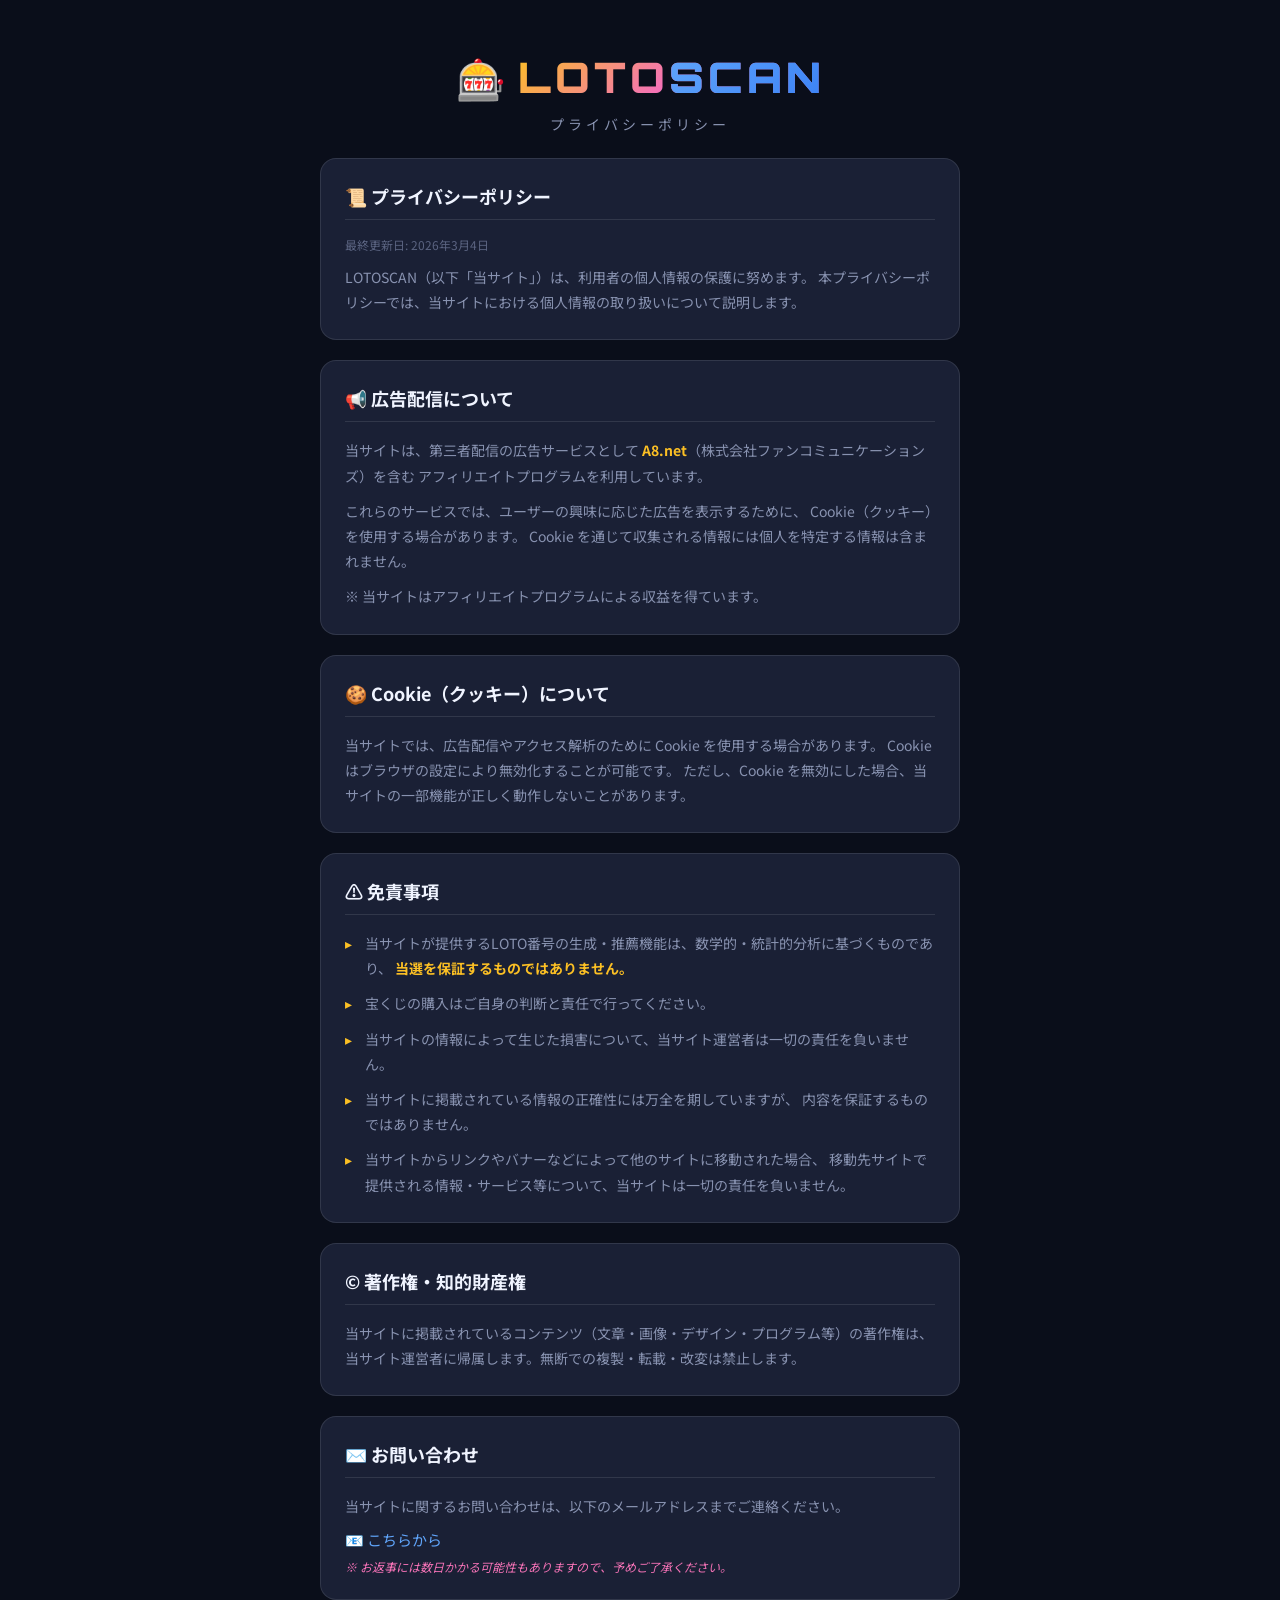
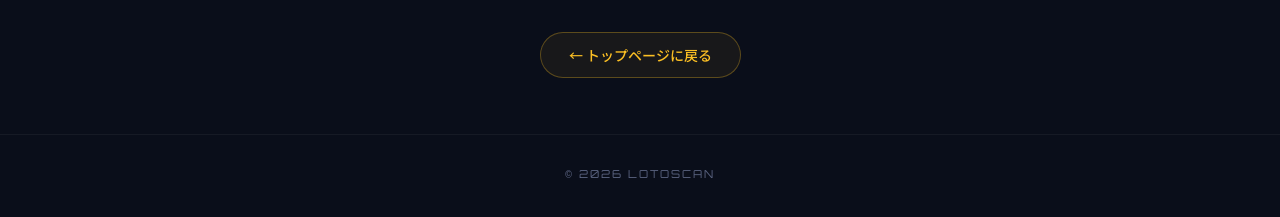
<file: privacy-policy.html>
<!DOCTYPE html>
<html lang="ja">

<head>
    <meta charset="UTF-8">
    <meta name="viewport" content="width=device-width, initial-scale=1.0">
    <title>プライバシーポリシー | LOTOSCAN</title>
    <meta name="description" content="LOTOSCANのプライバシーポリシー・免責事項・お問い合わせ先について">
    <link rel="preconnect" href="https://fonts.googleapis.com">
    <link rel="preconnect" href="https://fonts.gstatic.com" crossorigin>
    <link
        href="https://fonts.googleapis.com/css2?family=Noto+Sans+JP:wght@400;500;700;900&family=Orbitron:wght@700;900&display=swap"
        rel="stylesheet">
    <link rel="stylesheet" href="style.css">
</head>

<body>
    <div class="bg-particles" id="particles"></div>

    <header class="header">
        <div class="logo">
            <span class="logo-icon">🎰</span>
            <h1>LOTO<span class="logo-scan">SCAN</span></h1>
        </div>
        <p class="subtitle">プライバシーポリシー</p>
    </header>

    <main class="main-content policy-content">

        <div class="policy-card">
            <h2 class="policy-heading">📜 プライバシーポリシー</h2>
            <p class="policy-update">最終更新日: 2026年3月4日</p>
            <p class="policy-text">
                LOTOSCAN（以下「当サイト」）は、利用者の個人情報の保護に努めます。
                本プライバシーポリシーでは、当サイトにおける個人情報の取り扱いについて説明します。
            </p>
        </div>

        <div class="policy-card">
            <h2 class="policy-heading">📢 広告配信について</h2>
            <p class="policy-text">
                当サイトは、第三者配信の広告サービスとして
                <strong>A8.net</strong>（株式会社ファンコミュニケーションズ）を含む
                アフィリエイトプログラムを利用しています。
            </p>
            <p class="policy-text">
                これらのサービスでは、ユーザーの興味に応じた広告を表示するために、
                Cookie（クッキー）を使用する場合があります。
                Cookie を通じて収集される情報には個人を特定する情報は含まれません。
            </p>
            <p class="policy-text">
                ※ 当サイトはアフィリエイトプログラムによる収益を得ています。
            </p>
        </div>

        <div class="policy-card">
            <h2 class="policy-heading">🍪 Cookie（クッキー）について</h2>
            <p class="policy-text">
                当サイトでは、広告配信やアクセス解析のために Cookie を使用する場合があります。
                Cookie はブラウザの設定により無効化することが可能です。
                ただし、Cookie を無効にした場合、当サイトの一部機能が正しく動作しないことがあります。
            </p>
        </div>

        <div class="policy-card" id="disclaimer">
            <h2 class="policy-heading">⚠️ 免責事項</h2>
            <ul class="policy-list">
                <li>当サイトが提供するLOTO番号の生成・推薦機能は、数学的・統計的分析に基づくものであり、
                    <strong>当選を保証するものではありません。</strong>
                </li>
                <li>宝くじの購入はご自身の判断と責任で行ってください。</li>
                <li>当サイトの情報によって生じた損害について、当サイト運営者は一切の責任を負いません。</li>
                <li>当サイトに掲載されている情報の正確性には万全を期していますが、
                    内容を保証するものではありません。</li>
                <li>当サイトからリンクやバナーなどによって他のサイトに移動された場合、
                    移動先サイトで提供される情報・サービス等について、当サイトは一切の責任を負いません。</li>
            </ul>
        </div>

        <div class="policy-card">
            <h2 class="policy-heading">©️ 著作権・知的財産権</h2>
            <p class="policy-text">
                当サイトに掲載されているコンテンツ（文章・画像・デザイン・プログラム等）の著作権は、
                当サイト運営者に帰属します。無断での複製・転載・改変は禁止します。
            </p>
        </div>

        <div class="policy-card">
            <h2 class="policy-heading">✉️ お問い合わせ</h2>
            <p class="policy-text">
                当サイトに関するお問い合わせは、以下のメールアドレスまでご連絡ください。
            </p>
            <p class="policy-contact">
                📧 <a href="mailto:bwsn0te1016@gmail.com">こちらから</a>
            </p>
            <p class="policy-note">※ お返事には数日かかる可能性もありますので、予めご了承ください。</p>
        </div>

        <div class="policy-back">
            <a href="index.html" class="back-link">← トップページに戻る</a>
        </div>
    </main>

    <footer class="footer">
        <p class="copyright">© 2026 LOTOSCAN</p>
    </footer>

    <script>
        // Particle animation for policy page
        const particlesContainer = document.getElementById('particles');
        function createParticle() {
            const particle = document.createElement('div');
            particle.className = 'particle';
            const size = Math.random() * 4 + 2;
            const colors = ['#fbbf24', '#60a5fa', '#a78bfa', '#22d3ee', '#f472b6'];
            particle.style.width = size + 'px';
            particle.style.height = size + 'px';
            particle.style.left = Math.random() * 100 + '%';
            particle.style.background = colors[Math.floor(Math.random() * colors.length)];
            particle.style.animationDuration = (Math.random() * 10 + 8) + 's';
            particle.style.animationDelay = (Math.random() * 5) + 's';
            particlesContainer.appendChild(particle);
        }
        for (let i = 0; i < 30; i++) createParticle();
    </script>
</body>

</html>
</file>
<file: style.css>
/* ===================================
   LOTOSCAN - Design System & Styles
   =================================== */

/* --- CSS Variables --- */
:root {
  --bg-primary: #0a0e1a;
  --bg-secondary: #111827;
  --bg-card: #1a2035;
  --bg-card-hover: #1f2847;
  --surface: rgba(255, 255, 255, 0.05);
  --surface-strong: rgba(255, 255, 255, 0.1);

  --text-primary: #f0f4ff;
  --text-secondary: #8892b0;
  --text-muted: #5a6380;

  --accent-gold: #fbbf24;
  --accent-gold-dark: #d69e2e;
  --accent-blue: #60a5fa;
  --accent-purple: #a78bfa;
  --accent-cyan: #22d3ee;
  --accent-pink: #f472b6;

  --gradient-gold: linear-gradient(135deg, #fbbf24 0%, #f59e0b 50%, #d69e2e 100%);
  --gradient-blue: linear-gradient(135deg, #60a5fa 0%, #3b82f6 100%);
  --gradient-hero: linear-gradient(135deg, #fbbf24 0%, #f472b6 50%, #a78bfa 100%);
  --gradient-loto6: linear-gradient(135deg, #f59e0b 0%, #ef4444 100%);
  --gradient-loto7: linear-gradient(135deg, #3b82f6 0%, #8b5cf6 100%);

  --shadow-sm: 0 2px 8px rgba(0, 0, 0, 0.3);
  --shadow-md: 0 4px 16px rgba(0, 0, 0, 0.4);
  --shadow-lg: 0 8px 32px rgba(0, 0, 0, 0.5);
  --shadow-glow-gold: 0 0 20px rgba(251, 191, 36, 0.3);
  --shadow-glow-blue: 0 0 20px rgba(96, 165, 250, 0.3);

  --radius-sm: 8px;
  --radius-md: 12px;
  --radius-lg: 16px;
  --radius-xl: 24px;
  --radius-full: 9999px;

  --font-sans: 'Noto Sans JP', -apple-system, sans-serif;
  --font-display: 'Orbitron', monospace;

  --transition-fast: 150ms ease;
  --transition-base: 250ms ease;
  --transition-slow: 400ms ease;
}

/* --- Reset & Base --- */
*,
*::before,
*::after {
  margin: 0;
  padding: 0;
  box-sizing: border-box;
}

html {
  scroll-behavior: smooth;
}

body {
  font-family: var(--font-sans);
  background: var(--bg-primary);
  color: var(--text-primary);
  min-height: 100vh;
  overflow-x: hidden;
  position: relative;
}

/* --- Background Particles --- */
.bg-particles {
  position: fixed;
  top: 0;
  left: 0;
  width: 100%;
  height: 100%;
  pointer-events: none;
  z-index: 0;
  overflow: hidden;
}

.particle {
  position: absolute;
  border-radius: 50%;
  opacity: 0;
  animation: float-particle linear infinite;
}

@keyframes float-particle {
  0% {
    opacity: 0;
    transform: translateY(100vh) scale(0);
  }

  10% {
    opacity: 0.6;
  }

  90% {
    opacity: 0.6;
  }

  100% {
    opacity: 0;
    transform: translateY(-10vh) scale(1);
  }
}

/* --- Header --- */
.header {
  text-align: center;
  padding: 48px 20px 24px;
  position: relative;
  z-index: 1;
}

.logo {
  display: flex;
  align-items: center;
  justify-content: center;
  gap: 12px;
  margin-bottom: 8px;
}

.logo-icon {
  font-size: 40px;
  animation: pulse-icon 2s ease-in-out infinite;
}

@keyframes pulse-icon {

  0%,
  100% {
    transform: scale(1);
  }

  50% {
    transform: scale(1.1);
  }
}

.logo h1 {
  font-family: var(--font-display);
  font-size: 42px;
  font-weight: 900;
  background: var(--gradient-hero);
  -webkit-background-clip: text;
  -webkit-text-fill-color: transparent;
  background-clip: text;
  letter-spacing: 4px;
}

.logo-scan {
  background: var(--gradient-blue);
  -webkit-background-clip: text;
  -webkit-text-fill-color: transparent;
  background-clip: text;
}

.subtitle {
  font-size: 14px;
  color: var(--text-secondary);
  letter-spacing: 4px;
  text-transform: uppercase;
}

/* --- Main Content --- */
.main-content {
  max-width: 720px;
  margin: 0 auto;
  padding: 0 20px 40px;
  position: relative;
  z-index: 1;
}

/* --- Game Selector --- */
.game-selector {
  display: grid;
  grid-template-columns: 1fr 1fr;
  gap: 12px;
  margin-bottom: 24px;
}

.game-tab {
  background: var(--bg-card);
  border: 2px solid transparent;
  border-radius: var(--radius-lg);
  padding: 20px 16px;
  cursor: pointer;
  text-align: center;
  transition: all var(--transition-base);
  position: relative;
  overflow: hidden;
  font-family: var(--font-sans);
}

.game-tab::before {
  content: '';
  position: absolute;
  inset: 0;
  opacity: 0;
  transition: opacity var(--transition-base);
  border-radius: var(--radius-lg);
}

.game-tab[data-game="loto6"]::before {
  background: var(--gradient-loto6);
}

.game-tab[data-game="loto7"]::before {
  background: var(--gradient-loto7);
}

.game-tab:hover {
  transform: translateY(-2px);
  box-shadow: var(--shadow-md);
}

.game-tab.active {
  border-color: transparent;
}

.game-tab[data-game="loto6"].active {
  border-color: #f59e0b;
  box-shadow: var(--shadow-glow-gold);
}

.game-tab[data-game="loto7"].active {
  border-color: #3b82f6;
  box-shadow: var(--shadow-glow-blue);
}

.game-tab.active::before {
  opacity: 0.15;
}

.tab-label {
  display: block;
  font-family: var(--font-display);
  font-size: 24px;
  font-weight: 700;
  color: var(--text-primary);
  margin-bottom: 4px;
}

.game-tab[data-game="loto6"].active .tab-label {
  color: var(--accent-gold);
}

.game-tab[data-game="loto7"].active .tab-label {
  color: var(--accent-blue);
}

.tab-desc {
  display: block;
  font-size: 12px;
  color: var(--text-secondary);
}

/* --- Sets Selector --- */
.sets-selector {
  background: var(--bg-card);
  border-radius: var(--radius-lg);
  padding: 20px;
  margin-bottom: 24px;
  display: flex;
  align-items: center;
  justify-content: space-between;
  gap: 12px;
}

.sets-label {
  font-size: 14px;
  font-weight: 500;
  color: var(--text-secondary);
  white-space: nowrap;
}

.sets-buttons {
  display: flex;
  gap: 8px;
}

.set-btn {
  width: 48px;
  height: 40px;
  border: 1px solid var(--surface-strong);
  border-radius: var(--radius-sm);
  background: var(--surface);
  color: var(--text-secondary);
  font-family: var(--font-display);
  font-size: 14px;
  font-weight: 700;
  cursor: pointer;
  transition: all var(--transition-fast);
}

.set-btn:hover {
  border-color: var(--accent-gold);
  color: var(--text-primary);
}

.set-btn.active {
  background: var(--gradient-gold);
  border-color: transparent;
  color: #0a0e1a;
}

/* --- Generate Button --- */
.generate-btn {
  width: 100%;
  padding: 18px 32px;
  border: none;
  border-radius: var(--radius-lg);
  background: var(--gradient-gold);
  color: #0a0e1a;
  font-family: var(--font-sans);
  font-size: 18px;
  font-weight: 700;
  cursor: pointer;
  display: flex;
  align-items: center;
  justify-content: center;
  gap: 10px;
  transition: all var(--transition-base);
  position: relative;
  overflow: hidden;
  margin-bottom: 32px;
}

.generate-btn::after {
  content: '';
  position: absolute;
  inset: 0;
  background: linear-gradient(90deg, transparent, rgba(255, 255, 255, 0.3), transparent);
  transform: translateX(-100%);
  transition: transform 0.6s ease;
}

.generate-btn:hover {
  transform: translateY(-2px);
  box-shadow: var(--shadow-glow-gold);
}

.generate-btn:hover::after {
  transform: translateX(100%);
}

.generate-btn:active {
  transform: translateY(0);
}

.btn-icon {
  font-size: 22px;
  animation: spark 1.5s ease-in-out infinite;
}

@keyframes spark {

  0%,
  100% {
    opacity: 1;
    transform: scale(1);
  }

  50% {
    opacity: 0.7;
    transform: scale(1.2);
  }
}

/* --- Results Area --- */
.results-area {
  display: flex;
  flex-direction: column;
  gap: 16px;
  margin-bottom: 40px;
}

/* --- Number Set Card --- */
.number-set {
  background: var(--bg-card);
  border-radius: var(--radius-lg);
  padding: 20px;
  border: 1px solid var(--surface-strong);
  opacity: 0;
  transform: translateY(20px);
  animation: slide-in 0.5s ease forwards;
  position: relative;
  overflow: hidden;
}

.number-set::before {
  content: '';
  position: absolute;
  top: 0;
  left: 0;
  right: 0;
  height: 3px;
}

.number-set.loto6::before {
  background: var(--gradient-loto6);
}

.number-set.loto7::before {
  background: var(--gradient-loto7);
}

@keyframes slide-in {
  to {
    opacity: 1;
    transform: translateY(0);
  }
}

.set-header {
  display: flex;
  justify-content: space-between;
  align-items: center;
  margin-bottom: 16px;
}

.set-label {
  font-family: var(--font-display);
  font-size: 12px;
  font-weight: 700;
  letter-spacing: 2px;
  color: var(--text-muted);
}

.set-index {
  font-family: var(--font-display);
  font-size: 11px;
  color: var(--text-muted);
  background: var(--surface);
  padding: 4px 10px;
  border-radius: var(--radius-full);
}

.numbers-row {
  display: flex;
  justify-content: center;
  gap: 10px;
  flex-wrap: wrap;
}

.number-ball {
  width: 52px;
  height: 52px;
  border-radius: 50%;
  display: flex;
  align-items: center;
  justify-content: center;
  font-family: var(--font-display);
  font-size: 18px;
  font-weight: 900;
  color: #fff;
  position: relative;
  opacity: 0;
  transform: scale(0) rotate(-180deg);
  animation: pop-in 0.4s cubic-bezier(0.34, 1.56, 0.64, 1) forwards;
  box-shadow: var(--shadow-sm);
}

.number-ball::after {
  content: '';
  position: absolute;
  top: 6px;
  left: 10px;
  width: 12px;
  height: 6px;
  background: rgba(255, 255, 255, 0.35);
  border-radius: 50%;
  transform: rotate(-20deg);
}

/* LOTO6 Ball Colors */
.number-set.loto6 .number-ball {
  background: linear-gradient(145deg, #ff6b35, #e63946);
}

.number-set.loto6 .number-ball:nth-child(2n) {
  background: linear-gradient(145deg, #f59e0b, #d97706);
}

.number-set.loto6 .number-ball:nth-child(3n) {
  background: linear-gradient(145deg, #ef4444, #dc2626);
}

/* LOTO7 Ball Colors */
.number-set.loto7 .number-ball {
  background: linear-gradient(145deg, #3b82f6, #2563eb);
}

.number-set.loto7 .number-ball:nth-child(2n) {
  background: linear-gradient(145deg, #8b5cf6, #7c3aed);
}

.number-set.loto7 .number-ball:nth-child(3n) {
  background: linear-gradient(145deg, #06b6d4, #0891b2);
}

@keyframes pop-in {
  to {
    opacity: 1;
    transform: scale(1) rotate(0);
  }
}

@keyframes shake {
  0%, 100% { transform: translateX(0); }
  20% { transform: translateX(-6px); }
  40% { transform: translateX(6px); }
  60% { transform: translateX(-4px); }
  80% { transform: translateX(4px); }
}

/* --- Info Section --- */
.info-section {
  display: grid;
  grid-template-columns: 1fr 1fr;
  gap: 16px;
  margin-top: 8px;
}

.info-card {
  background: var(--bg-card);
  border: 1px solid var(--surface-strong);
  border-radius: var(--radius-lg);
  padding: 20px;
  transition: transform var(--transition-base);
}

.info-card:hover {
  transform: translateY(-2px);
}

.info-card h3 {
  font-size: 15px;
  font-weight: 700;
  margin-bottom: 12px;
  color: var(--text-primary);
}

.info-card ul {
  list-style: none;
  display: flex;
  flex-direction: column;
  gap: 8px;
}

.info-card li {
  font-size: 13px;
  color: var(--text-secondary);
  padding-left: 16px;
  position: relative;
  line-height: 1.6;
}

.info-card li::before {
  content: '▸';
  position: absolute;
  left: 0;
  color: var(--accent-gold);
}

.info-card strong {
  color: var(--accent-gold);
}

/* --- Recommendation Section --- */
.recommendation-section {
  background: linear-gradient(145deg, rgba(251, 191, 36, 0.06), rgba(139, 92, 246, 0.06));
  border: 1px solid rgba(251, 191, 36, 0.15);
  border-radius: var(--radius-xl);
  padding: 28px 24px;
  margin-bottom: 32px;
  position: relative;
  overflow: hidden;
}

.recommendation-section::before {
  content: '';
  position: absolute;
  top: 0;
  left: 0;
  right: 0;
  height: 3px;
  background: var(--gradient-hero);
}

.rec-header {
  display: flex;
  align-items: center;
  gap: 10px;
  margin-bottom: 6px;
  flex-wrap: wrap;
}

.rec-icon {
  font-size: 28px;
  animation: pulse-icon 2s ease-in-out infinite;
}

.rec-title {
  font-family: var(--font-sans);
  font-size: 20px;
  font-weight: 900;
  background: var(--gradient-hero);
  -webkit-background-clip: text;
  -webkit-text-fill-color: transparent;
  background-clip: text;
}

.rec-badge {
  font-family: var(--font-display);
  font-size: 10px;
  font-weight: 700;
  color: var(--accent-gold);
  background: rgba(251, 191, 36, 0.12);
  border: 1px solid rgba(251, 191, 36, 0.25);
  padding: 3px 10px;
  border-radius: var(--radius-full);
  letter-spacing: 1px;
}

.rec-subtitle {
  font-size: 12px;
  color: var(--text-muted);
  margin-bottom: 20px;
}

.rec-cards {
  display: grid;
  grid-template-columns: 1fr 1fr;
  gap: 14px;
  margin-bottom: 16px;
}

.rec-card {
  background: rgba(26, 32, 53, 0.8);
  backdrop-filter: blur(12px);
  border-radius: var(--radius-lg);
  padding: 18px 16px;
  border: 1px solid var(--surface-strong);
  position: relative;
  overflow: hidden;
  transition: transform var(--transition-base), box-shadow var(--transition-base);
}

.rec-card:hover {
  transform: translateY(-2px);
}

.rec-card::before {
  content: '';
  position: absolute;
  top: 0;
  left: 0;
  right: 0;
  height: 2px;
}

.rec-card.rec-loto6::before {
  background: var(--gradient-loto6);
}

.rec-card.rec-loto7::before {
  background: var(--gradient-loto7);
}

.rec-card.rec-loto6:hover {
  box-shadow: var(--shadow-glow-gold);
}

.rec-card.rec-loto7:hover {
  box-shadow: var(--shadow-glow-blue);
}

.rec-card-header {
  display: flex;
  justify-content: space-between;
  align-items: center;
  margin-bottom: 14px;
}

.rec-card-label {
  font-family: var(--font-display);
  font-size: 16px;
  font-weight: 700;
}

.rec-loto6 .rec-card-label {
  color: var(--accent-gold);
}

.rec-loto7 .rec-card-label {
  color: var(--accent-blue);
}

.rec-card-tag {
  font-family: var(--font-display);
  font-size: 8px;
  font-weight: 700;
  letter-spacing: 1px;
  padding: 2px 8px;
  border-radius: var(--radius-full);
}

.rec-loto6 .rec-card-tag {
  color: var(--accent-gold);
  background: rgba(251, 191, 36, 0.1);
  border: 1px solid rgba(251, 191, 36, 0.2);
}

.rec-loto7 .rec-card-tag {
  color: var(--accent-blue);
  background: rgba(96, 165, 250, 0.1);
  border: 1px solid rgba(96, 165, 250, 0.2);
}

.rec-numbers {
  display: flex;
  justify-content: center;
  gap: 8px;
  flex-wrap: wrap;
  margin-bottom: 12px;
}

.rec-ball {
  width: 44px;
  height: 44px;
  border-radius: 50%;
  display: flex;
  align-items: center;
  justify-content: center;
  font-family: var(--font-display);
  font-size: 15px;
  font-weight: 900;
  color: #fff;
  position: relative;
  opacity: 0;
  transform: scale(0) rotate(-180deg);
  animation: pop-in 0.5s cubic-bezier(0.34, 1.56, 0.64, 1) forwards;
  box-shadow: 0 2px 10px rgba(0, 0, 0, 0.3);
}

.rec-ball::after {
  content: '';
  position: absolute;
  top: 5px;
  left: 8px;
  width: 10px;
  height: 5px;
  background: rgba(255, 255, 255, 0.35);
  border-radius: 50%;
  transform: rotate(-20deg);
}

/* LOTO6 Rec Ball - Gold/Amber Star theme */
.rec-loto6 .rec-ball {
  background: linear-gradient(145deg, #fbbf24, #d97706);
  box-shadow: 0 2px 12px rgba(251, 191, 36, 0.35);
}

.rec-loto6 .rec-ball:nth-child(2n) {
  background: linear-gradient(145deg, #f59e0b, #b45309);
}

.rec-loto6 .rec-ball:nth-child(3n) {
  background: linear-gradient(145deg, #ff8c00, #cc5500);
}

/* LOTO7 Rec Ball - Blue/Purple Star theme */
.rec-loto7 .rec-ball {
  background: linear-gradient(145deg, #60a5fa, #2563eb);
  box-shadow: 0 2px 12px rgba(96, 165, 250, 0.35);
}

.rec-loto7 .rec-ball:nth-child(2n) {
  background: linear-gradient(145deg, #8b5cf6, #6d28d9);
}

.rec-loto7 .rec-ball:nth-child(3n) {
  background: linear-gradient(145deg, #22d3ee, #0e7490);
}

/* Rec Analysis Tags */
.rec-analysis {
  display: flex;
  flex-wrap: wrap;
  gap: 6px;
  justify-content: center;
}

.rec-tag {
  font-size: 10px;
  padding: 3px 8px;
  border-radius: var(--radius-full);
  color: var(--text-secondary);
  background: var(--surface);
  border: 1px solid var(--surface-strong);
  white-space: nowrap;
}

.rec-tag.hot {
  color: #fbbf24;
  background: rgba(251, 191, 36, 0.08);
  border-color: rgba(251, 191, 36, 0.2);
}

.rec-tag.cold {
  color: #60a5fa;
  background: rgba(96, 165, 250, 0.08);
  border-color: rgba(96, 165, 250, 0.2);
}

.rec-tag.freq {
  color: #a78bfa;
  background: rgba(167, 139, 250, 0.08);
  border-color: rgba(167, 139, 250, 0.2);
}

/* Rec Details (analysis summary) */
.rec-details {
  background: rgba(26, 32, 53, 0.6);
  border-radius: var(--radius-md);
  padding: 14px 16px;
  border: 1px solid var(--surface);
}

.rec-detail-row {
  display: flex;
  align-items: center;
  gap: 8px;
  margin-bottom: 6px;
  font-size: 12px;
  color: var(--text-secondary);
}

.rec-detail-row:last-child {
  margin-bottom: 0;
}

.rec-detail-row .detail-icon {
  font-size: 14px;
  flex-shrink: 0;
}

.rec-detail-row .detail-nums {
  font-family: var(--font-display);
  font-size: 11px;
  font-weight: 700;
  letter-spacing: 1px;
}

.rec-detail-row .detail-nums.hot-nums {
  color: #fbbf24;
}

.rec-detail-row .detail-nums.cold-nums {
  color: #60a5fa;
}

.rec-detail-row .detail-nums.freq-nums {
  color: #a78bfa;
}

/* --- Mode Selector --- */
.mode-selector {
  display: grid;
  grid-template-columns: 1fr 1fr;
  gap: 12px;
  margin-bottom: 24px;
}

.mode-tab {
  background: var(--bg-card);
  border: 2px solid transparent;
  border-radius: var(--radius-lg);
  padding: 16px 14px;
  cursor: pointer;
  text-align: center;
  transition: all var(--transition-base);
  position: relative;
  overflow: hidden;
  font-family: var(--font-sans);
  display: flex;
  flex-direction: column;
  align-items: center;
  gap: 4px;
}

.mode-tab:hover {
  transform: translateY(-2px);
  box-shadow: var(--shadow-md);
}

.mode-tab.active {
  border-color: var(--accent-cyan);
  box-shadow: 0 0 20px rgba(34, 211, 238, 0.25);
  background: linear-gradient(145deg, rgba(34, 211, 238, 0.08), rgba(139, 92, 246, 0.08));
}

.mode-icon {
  font-size: 24px;
  margin-bottom: 2px;
}

.mode-label {
  font-size: 15px;
  font-weight: 700;
  color: var(--text-primary);
  display: block;
}

.mode-tab.active .mode-label {
  color: var(--accent-cyan);
}

.mode-desc {
  font-size: 11px;
  color: var(--text-muted);
  display: block;
}

/* --- Number Picker --- */
.number-picker {
  background: var(--bg-card);
  border: 1px solid var(--surface-strong);
  border-radius: var(--radius-xl);
  padding: 24px 20px;
  margin-bottom: 24px;
  animation: slide-in 0.4s ease forwards;
}

.picker-header {
  display: flex;
  justify-content: space-between;
  align-items: center;
  margin-bottom: 8px;
  flex-wrap: wrap;
  gap: 8px;
}

.picker-title {
  font-size: 16px;
  font-weight: 700;
  color: var(--text-primary);
}

.picker-status {
  font-family: var(--font-display);
  font-size: 12px;
  font-weight: 700;
  color: var(--accent-cyan);
  background: rgba(34, 211, 238, 0.1);
  border: 1px solid rgba(34, 211, 238, 0.25);
  padding: 4px 12px;
  border-radius: var(--radius-full);
  letter-spacing: 0.5px;
  transition: all var(--transition-fast);
}

.picker-status.full {
  color: var(--accent-gold);
  background: rgba(251, 191, 36, 0.1);
  border-color: rgba(251, 191, 36, 0.25);
}

.picker-hint {
  font-size: 12px;
  color: var(--text-muted);
  margin-bottom: 16px;
  line-height: 1.5;
}

.picker-grid {
  display: grid;
  grid-template-columns: repeat(7, 1fr);
  gap: 8px;
  margin-bottom: 16px;
}

.picker-num {
  aspect-ratio: 1;
  border: 2px solid var(--surface-strong);
  border-radius: 50%;
  background: var(--surface);
  color: var(--text-secondary);
  font-family: var(--font-display);
  font-size: 14px;
  font-weight: 700;
  cursor: pointer;
  transition: all var(--transition-fast);
  display: flex;
  align-items: center;
  justify-content: center;
  position: relative;
  max-width: 52px;
  margin: 0 auto;
  width: 100%;
}

.picker-num:hover {
  border-color: var(--accent-cyan);
  color: var(--text-primary);
  transform: scale(1.08);
  background: rgba(34, 211, 238, 0.08);
}

.picker-num.selected {
  background: linear-gradient(145deg, #22d3ee, #0891b2);
  border-color: transparent;
  color: #fff;
  box-shadow: 0 2px 12px rgba(34, 211, 238, 0.4);
  transform: scale(1.05);
}

.picker-num.selected::after {
  content: '✓';
  position: absolute;
  top: -4px;
  right: -4px;
  width: 16px;
  height: 16px;
  background: var(--accent-gold);
  border-radius: 50%;
  font-size: 9px;
  display: flex;
  align-items: center;
  justify-content: center;
  color: #0a0e1a;
  font-weight: 900;
}

.picker-num.disabled {
  opacity: 0.35;
  cursor: not-allowed;
  transform: none;
}

.picker-num.disabled:hover {
  border-color: var(--surface-strong);
  background: var(--surface);
  transform: none;
}

.picker-clear-btn {
  display: flex;
  align-items: center;
  justify-content: center;
  gap: 6px;
  width: 100%;
  padding: 10px;
  border: 1px solid rgba(244, 114, 182, 0.3);
  border-radius: var(--radius-md);
  background: rgba(244, 114, 182, 0.06);
  color: var(--accent-pink);
  font-family: var(--font-sans);
  font-size: 13px;
  font-weight: 500;
  cursor: pointer;
  transition: all var(--transition-fast);
}

.picker-clear-btn:hover {
  background: rgba(244, 114, 182, 0.12);
  border-color: rgba(244, 114, 182, 0.5);
  transform: translateY(-1px);
}

/* --- Section Divider --- */
.section-divider {
  display: flex;
  align-items: center;
  gap: 16px;
  margin-bottom: 24px;
}

.section-divider::before,
.section-divider::after {
  content: '';
  flex: 1;
  height: 1px;
  background: linear-gradient(90deg, transparent, var(--surface-strong), transparent);
}

.divider-label {
  font-size: 13px;
  font-weight: 500;
  color: var(--text-muted);
  white-space: nowrap;
  letter-spacing: 1px;
}

/* --- Footer --- */
.footer {
  text-align: center;
  padding: 32px 20px;
  position: relative;
  z-index: 1;
  border-top: 1px solid var(--surface);
}

.footer p {
  font-size: 12px;
  color: var(--text-muted);
  margin-bottom: 4px;
}

.copyright {
  font-family: var(--font-display);
  font-size: 11px !important;
  letter-spacing: 2px;
  color: var(--text-muted);
}

/* --- Affiliate Disclosure (PR) --- */
.affiliate-disclosure {
  display: flex;
  align-items: center;
  justify-content: center;
  gap: 8px;
  padding: 8px 16px;
  background: rgba(251, 191, 36, 0.08);
  border-bottom: 1px solid rgba(251, 191, 36, 0.15);
  font-size: 12px;
  color: var(--text-secondary);
  position: relative;
  z-index: 10;
}

.ad-label {
  font-family: var(--font-display);
  font-size: 10px;
  font-weight: 700;
  letter-spacing: 1px;
  color: var(--accent-gold);
  background: rgba(251, 191, 36, 0.15);
  border: 1px solid rgba(251, 191, 36, 0.3);
  padding: 2px 8px;
  border-radius: var(--radius-full);
}

/* --- Ad Banner Container --- */
.ad-banner {
  margin: 28px 0;
  padding: 20px 16px;
  background: linear-gradient(145deg, rgba(251, 191, 36, 0.04), rgba(139, 92, 246, 0.04));
  border: 1px solid rgba(251, 191, 36, 0.12);
  border-radius: var(--radius-lg);
  position: relative;
  overflow: hidden;
  transition: all var(--transition-base);
}

.ad-banner::before {
  content: '';
  position: absolute;
  top: 0;
  left: 0;
  right: 0;
  height: 2px;
  background: var(--gradient-hero);
  opacity: 0.6;
}

.ad-banner:hover {
  border-color: rgba(251, 191, 36, 0.25);
  box-shadow: 0 0 24px rgba(251, 191, 36, 0.08);
}

.ad-banner-inner {
  display: flex;
  flex-direction: column;
  align-items: center;
  gap: 10px;
}

.ad-banner-label {
  font-family: var(--font-display);
  font-size: 10px;
  font-weight: 700;
  letter-spacing: 2px;
  color: var(--text-muted);
  text-align: center;
}

.ad-banner-link {
  display: inline-block;
  transition: all var(--transition-base);
  border-radius: var(--radius-sm);
  overflow: hidden;
  line-height: 0;
}

.ad-banner-link:hover {
  transform: translateY(-2px);
  box-shadow: 0 4px 20px rgba(251, 191, 36, 0.15);
}

.ad-banner-img {
  max-width: 100%;
  height: auto;
  display: block;
  border-radius: var(--radius-sm);
}

.ad-banner-footer {
  margin: 16px auto;
  max-width: 520px;
  background: transparent;
  border-color: rgba(255, 255, 255, 0.05);
}

/* --- Footer Navigation --- */
.footer-nav {
  display: flex;
  align-items: center;
  justify-content: center;
  gap: 12px;
  margin: 12px 0;
}

.footer-link {
  font-size: 12px;
  color: var(--text-secondary);
  text-decoration: none;
  transition: color var(--transition-fast);
  position: relative;
}

.footer-link:hover {
  color: var(--accent-gold);
}

.footer-link::after {
  content: '';
  position: absolute;
  bottom: -2px;
  left: 0;
  width: 0;
  height: 1px;
  background: var(--accent-gold);
  transition: width var(--transition-base);
}

.footer-link:hover::after {
  width: 100%;
}

.footer-divider {
  color: var(--text-muted);
  font-size: 12px;
  user-select: none;
}

/* === Privacy Policy Page === */
.policy-content {
  max-width: 680px;
}

.policy-card {
  background: var(--bg-card);
  border: 1px solid var(--surface-strong);
  border-radius: var(--radius-lg);
  padding: 24px;
  margin-bottom: 20px;
  transition: transform var(--transition-base);
}

.policy-card:hover {
  transform: translateY(-1px);
}

.policy-heading {
  font-size: 18px;
  font-weight: 700;
  color: var(--text-primary);
  margin-bottom: 16px;
  padding-bottom: 10px;
  border-bottom: 1px solid var(--surface-strong);
}

.policy-update {
  font-size: 12px;
  color: var(--text-muted);
  margin-bottom: 12px;
}

.policy-text {
  font-size: 14px;
  line-height: 1.8;
  color: var(--text-secondary);
  margin-bottom: 10px;
}

.policy-text:last-child {
  margin-bottom: 0;
}

.policy-text strong {
  color: var(--accent-gold);
}

.policy-list {
  list-style: none;
  display: flex;
  flex-direction: column;
  gap: 10px;
}

.policy-list li {
  font-size: 14px;
  color: var(--text-secondary);
  line-height: 1.8;
  padding-left: 20px;
  position: relative;
}

.policy-list li::before {
  content: '▸';
  position: absolute;
  left: 0;
  color: var(--accent-gold);
}

.policy-list li strong {
  color: var(--accent-gold);
}

.policy-contact {
  font-size: 15px;
  color: var(--text-primary);
  margin-top: 8px;
}

.policy-contact a {
  color: var(--accent-blue);
  text-decoration: none;
  transition: color var(--transition-fast);
}

.policy-contact a:hover {
  color: var(--accent-cyan);
  text-decoration: underline;
}

.policy-note {
  font-size: 12px;
  color: var(--accent-pink);
  margin-top: 8px;
  font-style: italic;
}

.policy-back {
  text-align: center;
  margin: 32px 0 16px;
}

.back-link {
  display: inline-flex;
  align-items: center;
  gap: 6px;
  font-size: 14px;
  font-weight: 500;
  color: var(--accent-gold);
  text-decoration: none;
  padding: 12px 28px;
  border: 1px solid rgba(251, 191, 36, 0.3);
  border-radius: var(--radius-full);
  background: rgba(251, 191, 36, 0.06);
  transition: all var(--transition-base);
}

.back-link:hover {
  background: rgba(251, 191, 36, 0.12);
  border-color: rgba(251, 191, 36, 0.5);
  transform: translateY(-2px);
  box-shadow: var(--shadow-glow-gold);
}

/* --- Responsive --- */
@media (max-width: 640px) {
  .logo h1 {
    font-size: 32px;
  }

  .logo-icon {
    font-size: 32px;
  }

  .game-tab {
    padding: 16px 12px;
  }

  .tab-label {
    font-size: 20px;
  }

  .sets-selector {
    flex-direction: column;
    align-items: stretch;
    text-align: center;
  }

  .sets-buttons {
    justify-content: center;
  }

  .number-ball {
    width: 44px;
    height: 44px;
    font-size: 15px;
  }

  .info-section {
    grid-template-columns: 1fr;
  }

  .rec-cards {
    grid-template-columns: 1fr;
  }

  .rec-ball {
    width: 38px;
    height: 38px;
    font-size: 13px;
  }

  .recommendation-section {
    padding: 20px 16px;
  }

  .rec-title {
    font-size: 17px;
  }

  .numbers-row {
    gap: 8px;
  }

  .mode-tab {
    padding: 12px 10px;
  }

  .mode-icon {
    font-size: 20px;
  }

  .mode-label {
    font-size: 13px;
  }

  .picker-grid {
    grid-template-columns: repeat(6, 1fr);
    gap: 6px;
  }

  .picker-num {
    font-size: 12px;
    max-width: 44px;
  }
}

/* --- Animations for sets --- */
.number-set:nth-child(1) {
  animation-delay: 0ms;
}

.number-set:nth-child(2) {
  animation-delay: 80ms;
}

.number-set:nth-child(3) {
  animation-delay: 160ms;
}

.number-set:nth-child(4) {
  animation-delay: 240ms;
}

.number-set:nth-child(5) {
  animation-delay: 320ms;
}

.number-set:nth-child(6) {
  animation-delay: 400ms;
}

.number-set:nth-child(7) {
  animation-delay: 480ms;
}

.number-set:nth-child(8) {
  animation-delay: 560ms;
}

.number-set:nth-child(9) {
  animation-delay: 640ms;
}

.number-set:nth-child(10) {
  animation-delay: 720ms;
}
</file>
